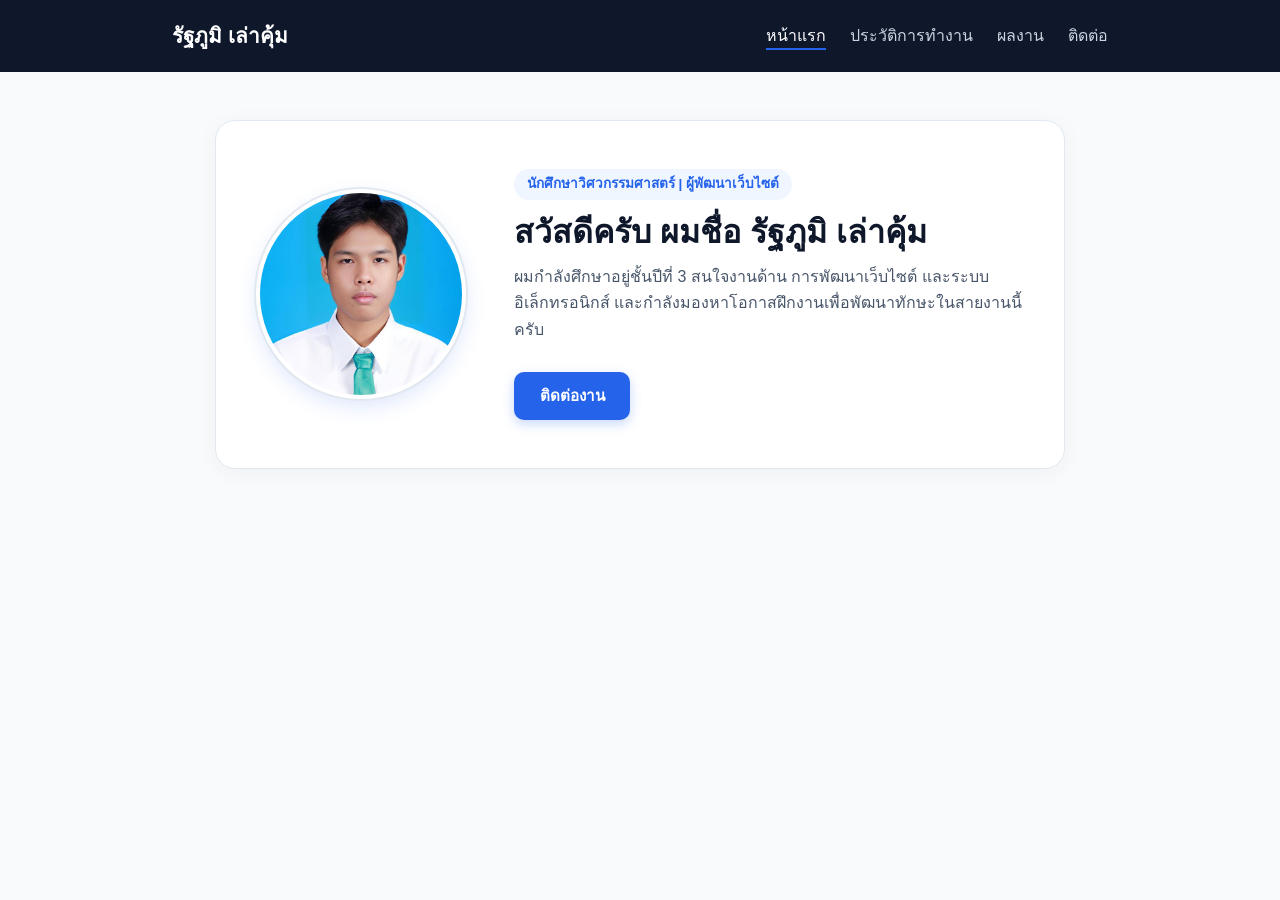
<file: index.html>
<!DOCTYPE html>
<html lang="th">
<head>
    <meta charset="UTF-8">
    <meta name="viewport" content="width=device-width, initial-scale=1.0">
    <!-- จุดที่ 1: ชื่อบนแถบ Title เบราว์เซอร์ -->
    <title>หน้าแรก - รัฐภูมิ เล่าคุ้ม</title>
    <link rel="stylesheet" href="style.css">
</head>
<body>
    <header class="site-header">
        <div class="header-container">
            <!-- จุดที่ 2: ชื่อบนโลโก้/Navbar มุมซ้ายบน (ตรงคำว่า "ชื่อ-นามสกุลของคุณ") -->
            <span class="site-title">รัฐภูมิ เล่าคุ้ม</span>
            <nav class="site-nav">
                <ul>
                    <li><a href="index.html" class="active">หน้าแรก</a></li>
                    <li><a href="experience.html">ประวัติการทำงาน</a></li>
                    <li><a href="projects.html">ผลงาน</a></li>
                    <li><a href="contact.html">ติดต่อ</a></li>
                </ul>
            </nav>
        </div>
    </header>

    <main class="main-content">
        <section class="profile-card">
            <div class="profile-avatar-wrapper">
                <!-- จุดเสริม: alt text ของรูปภาพ -->
                <img src="images/profile.jpg" alt="รัฐภูมิ เล่าคุ้ม" class="profile-avatar">
            </div>

            <div class="profile-info">
                <span class="profile-tagline">นักศึกษาวิศวกรรมศาสตร์ | ผู้พัฒนาเว็บไซต์</span>
                
                <!-- จุดที่ 3: ชื่อหัวข้อใหญ่กลางหน้าเว็บ (ตรงคำว่า "[ใส่ชื่อของคุณ]") -->
                <h1 class="profile-name">สวัสดีครับ ผมชื่อ รัฐภูมิ เล่าคุ้ม</h1>
                
                <p class="profile-bio">
                    ผมกำลังศึกษาอยู่ชั้นปีที่ 3 สนใจงานด้าน การพัฒนาเว็บไซต์ และระบบอิเล็กทรอนิกส์ และกำลังมองหาโอกาสฝึกงานเพื่อพัฒนาทักษะในสายงานนี้ครับ
                </p>

                <div class="action-buttons">
                    <a href="contact.html" class="btn btn-primary">ติดต่องาน</a>
                </div>
            </div>
        </section>
    </main>

    <script src="script.js"></script>
</body>
</html>
</file>
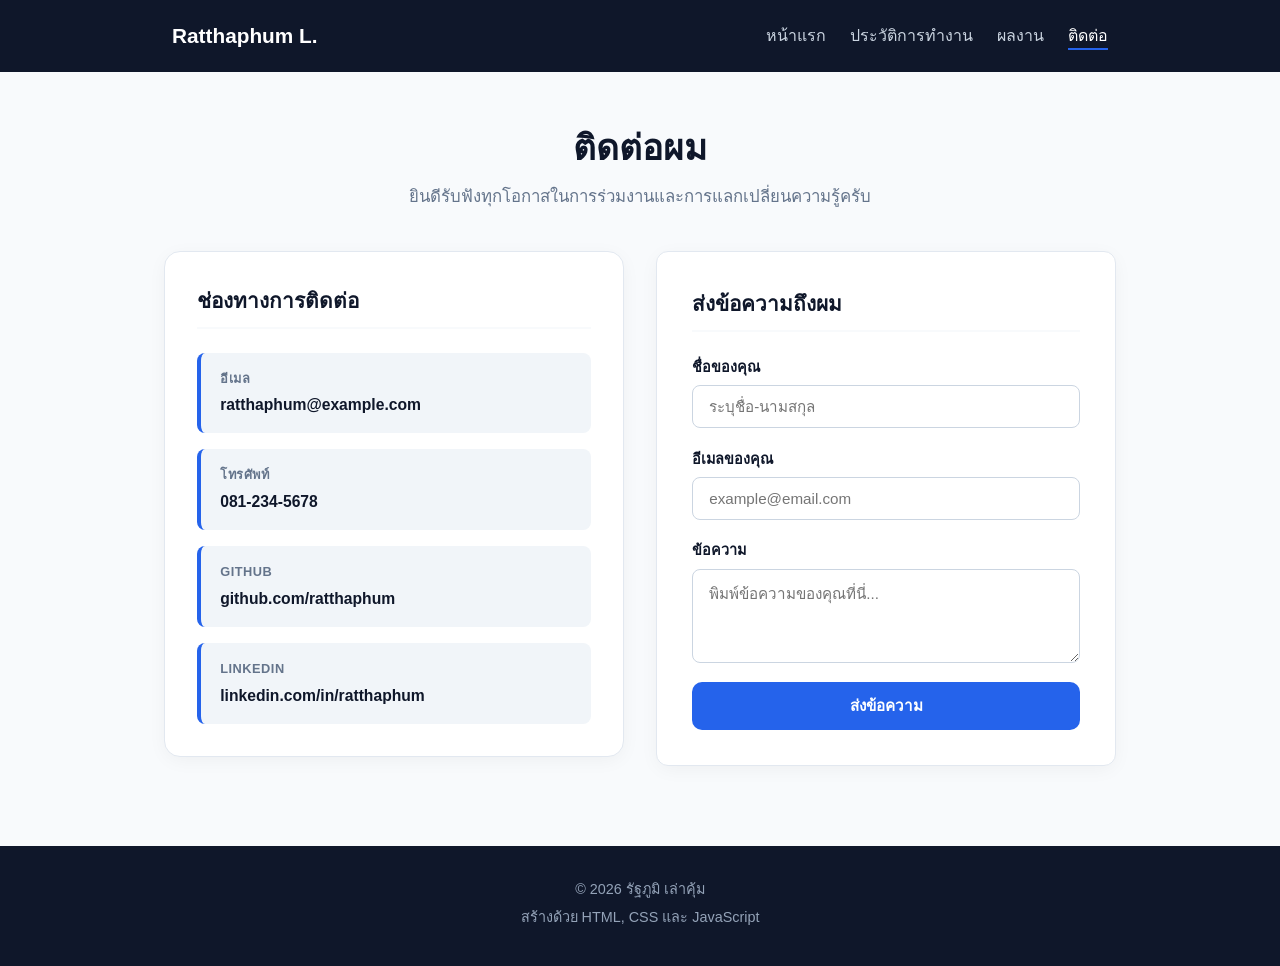
<file: contact.html>
<!DOCTYPE html>
<html lang="th">
<head>
    <meta charset="UTF-8">
    <meta name="viewport" content="width=device-width, initial-scale=1.0">
    <title>ติดต่อ - รัฐภูมิ เล่าคุ้ม</title>
    <!-- **บรรทัดนี้สำคัญมาก ห้ามขาดครับ** -->
    <link rel="stylesheet" href="style.css">
</head>
<body>
    <header class="site-header">
        <div class="header-container">
            <span class="site-title">Ratthaphum L.</span>
            <nav class="site-nav">
                <ul>
                    <li><a href="index.html">หน้าแรก</a></li>
                    <li><a href="experience.html">ประวัติการทำงาน</a></li>
                    <li><a href="projects.html">ผลงาน</a></li>
                    <li><a href="contact.html" class="active">ติดต่อ</a></li>
                </ul>
            </nav>
        </div>
    </header>

    <main>
        <section class="contact-header text-center">
            <h1>ติดต่อผม</h1>
            <p class="subtitle">ยินดีรับฟังทุกโอกาสในการร่วมงานและการแลกเปลี่ยนความรู้ครับ</p>
        </section>

        <!-- โครงสร้างการ์ดติดต่อ 2 คอลัมน์ -->
        <div class="contact-grid">
            
            <!-- ฝั่งซ้าย: ช่องทางติดต่อ -->
            <div class="contact-card info-card">
                <h2>ช่องทางการติดต่อ</h2>
                <div class="contact-list">
                    <div class="contact-item">
                        <span class="contact-label">อีเมล</span>
                        <a href="mailto:ratthaphum@example.com" class="contact-value">ratthaphum@example.com</a>
                    </div>
                    <div class="contact-item">
                        <span class="contact-label">โทรศัพท์</span>
                        <a href="tel:0812345678" class="contact-value">081-234-5678</a>
                    </div>
                    <div class="contact-item">
                        <span class="contact-label">GitHub</span>
                        <a href="https://github.com/ratthaphum" target="_blank" class="contact-value">github.com/ratthaphum</a>
                    </div>
                    <div class="contact-item">
                        <span class="contact-label">LinkedIn</span>
                        <a href="https://linkedin.com/in/ratthaphum" target="_blank" class="contact-value">linkedin.com/in/ratthaphum</a>
                    </div>
                </div>
            </div>

            <!-- ฝั่งขวา: ฟอร์มส่งข้อความ -->
            <div class="contact-card form-card">
                <h2>ส่งข้อความถึงผม</h2>
                <form action="#" method="POST" class="contact-form">
                    <div class="form-group">
                        <label for="name">ชื่อของคุณ</label>
                        <input type="text" id="name" name="name" placeholder="ระบุชื่อ-นามสกุล" required>
                    </div>
                    
                    <div class="form-group">
                        <label for="email">อีเมลของคุณ</label>
                        <input type="email" id="email" name="email" placeholder="example@email.com" required>
                    </div>
                    
                    <div class="form-group">
                        <label for="message">ข้อความ</label>
                        <textarea id="message" name="message" rows="4" placeholder="พิมพ์ข้อความของคุณที่นี่..." required></textarea>
                    </div>
                    
                    <button type="submit" class="btn btn-full">ส่งข้อความ</button>
                </form>
            </div>

        </div>
    </main>

    <footer class="site-footer">
        <p>&copy; 2026 รัฐภูมิ เล่าคุ้ม</p>
        <p>สร้างด้วย HTML, CSS และ JavaScript</p>
    </footer>

    <script src="script.js"></script>
</body>
</html>
</file>
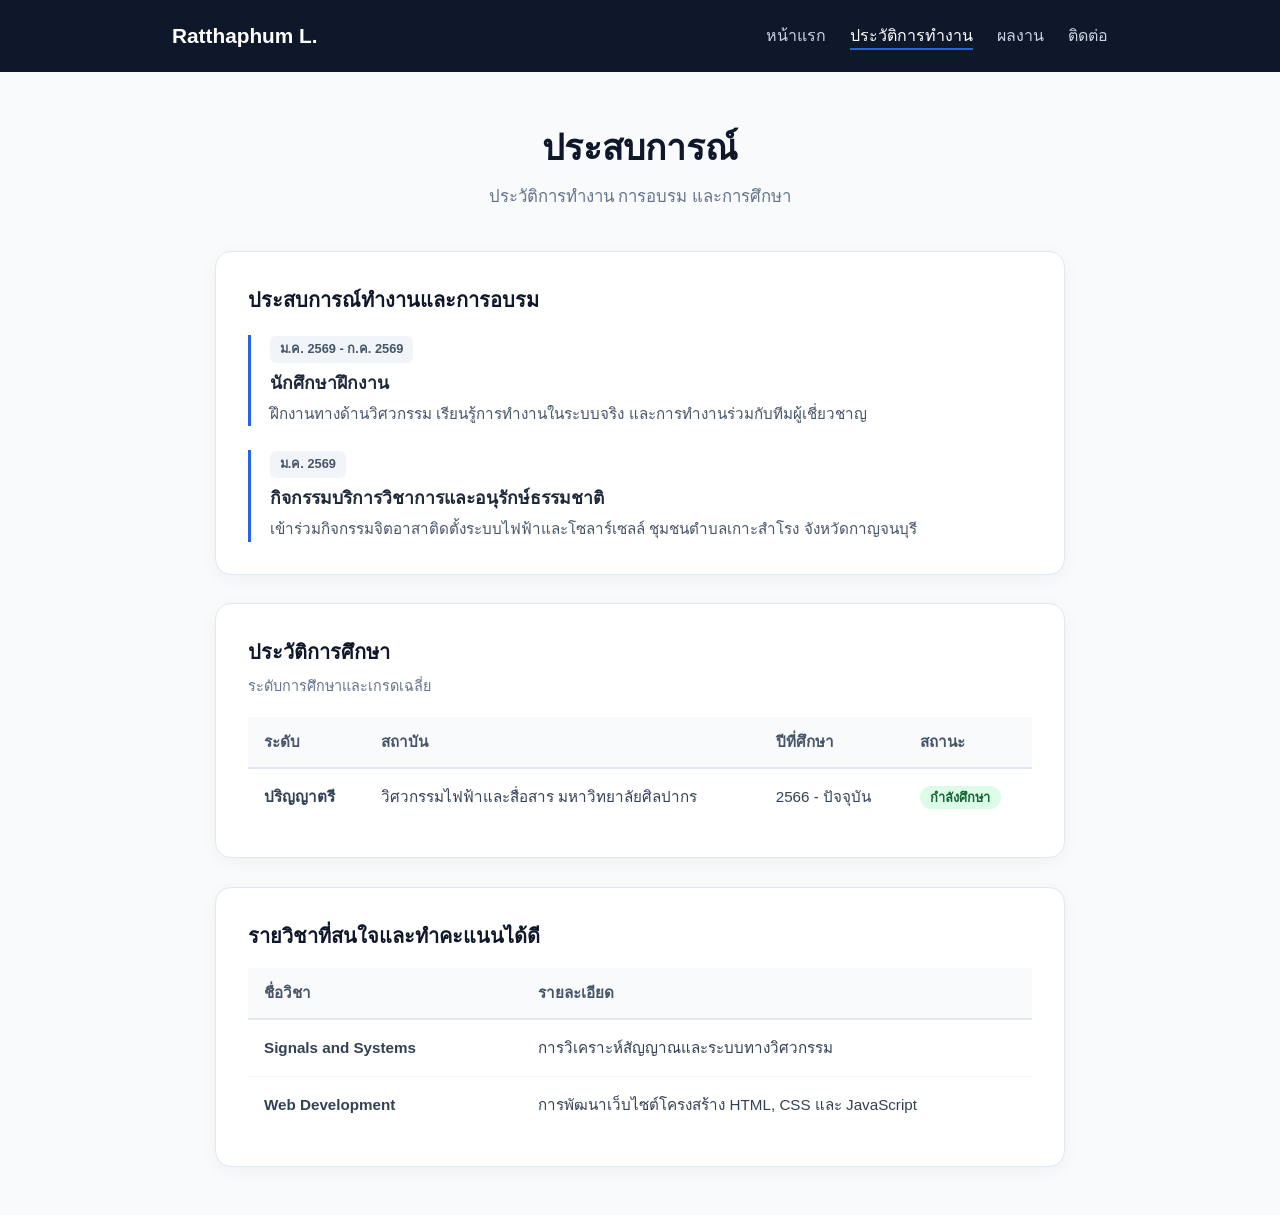
<file: experience.html>
<!DOCTYPE html>
<html lang="th">
<head>
    <meta charset="UTF-8">
    <meta name="viewport" content="width=device-width, initial-scale=1.0">
    <title>ประสบการณ์ - Ratthaphum L.</title>
    <link rel="stylesheet" href="style.css">
</head>
<body>
    <header class="site-header">
        <div class="header-container">
            <span class="site-title">Ratthaphum L.</span>
            <nav class="site-nav">
                <ul>
                    <li><a href="index.html">หน้าแรก</a></li>
                    <li><a href="experience.html" class="active">ประวัติการทำงาน</a></li>
                    <li><a href="projects.html">ผลงาน</a></li>
                    <li><a href="contact.html">ติดต่อ</a></li>
                </ul>
            </nav>
        </div>
    </header>

    <main class="main-content">
        <section class="page-header text-center">
            <h1>ประสบการณ์</h1>
            <p class="subtitle">ประวัติการทำงาน การอบรม และการศึกษา</p>
        </section>

        <div class="experience-wrapper">
            
            <!-- การ์ดที่ 1: ประสบการณ์ทำงานและการอบรม -->
            <section class="info-card">
                <h2 class="card-title">ประสบการณ์ทำงานและการอบรม</h2>
                
                <div class="timeline">
                    <div class="timeline-item">
                        <span class="badge-date">ม.ค. 2569 - ก.ค. 2569</span>
                        <h3 class="item-title">นักศึกษาฝึกงาน</h3>
                        <p class="item-desc">ฝึกงานทางด้านวิศวกรรม เรียนรู้การทำงานในระบบจริง และการทำงานร่วมกับทีมผู้เชี่ยวชาญ</p>
                    </div>

                    <div class="timeline-item">
                        <span class="badge-date">ม.ค. 2569</span>
                        <h3 class="item-title">กิจกรรมบริการวิชาการและอนุรักษ์ธรรมชาติ</h3>
                        <p class="item-desc">เข้าร่วมกิจกรรมจิตอาสาติดตั้งระบบไฟฟ้าและโซลาร์เซลล์ ชุมชนตำบลเกาะสำโรง จังหวัดกาญจนบุรี</p>
                    </div>
                </div>
            </section>

            <!-- การ์ดที่ 2: ประวัติการศึกษา -->
            <section class="info-card">
                <h2 class="card-title">ประวัติการศึกษา</h2>
                <p class="card-subtitle">ระดับการศึกษาและเกรดเฉลี่ย</p>

                <div class="table-responsive">
                    <table class="custom-table">
                        <thead>
                            <tr>
                                <th>ระดับ</th>
                                <th>สถาบัน</th>
                                <th>ปีที่ศึกษา</th>
                                <th>สถานะ</th>
                            </tr>
                        </thead>
                        <tbody>
                            <tr>
                                <td><strong>ปริญญาตรี</strong></td>
                                <td>วิศวกรรมไฟฟ้าและสื่อสาร มหาวิทยาลัยศิลปากร</td>
                                <td>2566 - ปัจจุบัน</td>
                                <td><span class="status-badge">กำลังศึกษา</span></td>
                            </tr>
                        </tbody>
                    </table>
                </div>
            </section>

            <!-- การ์ดที่ 3: รายวิชาที่สนใจ -->
            <section class="info-card">
                <h2 class="card-title">รายวิชาที่สนใจและทำคะแนนได้ดี</h2>

                <div class="table-responsive">
                    <table class="custom-table">
                        <thead>
                            <tr>
                                <th style="width: 35%;">ชื่อวิชา</th>
                                <th>รายละเอียด</th>
                            </tr>
                        </thead>
                        <tbody>
                            <tr>
                                <td><strong>Signals and Systems</strong></td>
                                <td>การวิเคราะห์สัญญาณและระบบทางวิศวกรรม</td>
                            </tr>
                            <tr>
                                <td><strong>Web Development</strong></td>
                                <td>การพัฒนาเว็บไซต์โครงสร้าง HTML, CSS และ JavaScript</td>
                            </tr>
                        </tbody>
                    </table>
                </div>
            </section>

        </div>
    </main>

    <script src="script.js"></script>
</body>
</html>
</file>
<file: style.css>
/* ==========================================================================
   Global Variables & Reset
   ========================================================================== */
:root {
    --primary-color: #0f172a;
    --accent-color: #2563eb;
    --accent-hover: #1d4ed8;
    --bg-color: #f8fafc;
    --card-bg: #ffffff;
    --text-main: #1e293b;
    --text-muted: #64748b;
    --border-color: #e2e8f0;
    --radius: 12px;
    --shadow: 0 4px 20px -2px rgba(0, 0, 0, 0.05);
    --transition: all 0.25s ease;
}

* {
    margin: 0;
    padding: 0;
    box-sizing: border-box;
}

body {
    font-family: 'Sarabun', -apple-system, BlinkMacSystemFont, "Segoe UI", Roboto, sans-serif;
    background-color: var(--bg-color);
    color: var(--text-main);
    line-height: 1.6;
}

/* ==========================================================================
   Header & Navigation
   ========================================================================== */
.site-header {
    background-color: var(--primary-color);
    color: #ffffff;
    position: sticky;
    top: 0;
    z-index: 100;
}

.header-container {
    max-width: 1000px;
    margin: 0 auto;
    padding: 1.2rem 2rem;
    display: flex;
    justify-content: space-between;
    align-items: center;
}

.site-title {
    font-size: 1.3rem;
    font-weight: 700;
    color: #ffffff;
}

.site-nav ul {
    display: flex;
    list-style: none;
    gap: 1.5rem;
}

.site-nav a {
    color: #cbd5e1;
    text-decoration: none;
    font-weight: 500;
    transition: var(--transition);
}

.site-nav a:hover,
.site-nav a.active {
    color: #ffffff;
    border-bottom: 2px solid var(--accent-color);
    padding-bottom: 4px;
}

/* ==========================================================================
   Main Layout & Components
   ========================================================================== */
main {
    max-width: 1000px;
    margin: 3rem auto;
    padding: 0 1.5rem;
}

.text-center {
    text-align: center;
}

h1 {
    font-size: 2.2rem;
    color: var(--primary-color);
    margin-bottom: 0.5rem;
}

.subtitle {
    color: var(--text-muted);
    font-size: 1.05rem;
    margin-bottom: 2.5rem;
}

/* Contact Grid Layout (2 Columns) */
.contact-grid {
    display: grid;
    grid-template-columns: 1fr 1fr;
    gap: 2rem;
    align-items: start;
}

.contact-card {
    background: var(--card-bg);
    padding: 2.2rem;
    border-radius: var(--radius);
    box-shadow: var(--shadow);
    border: 1px solid var(--border-color);
}

.contact-card h2 {
    font-size: 1.3rem;
    margin-bottom: 1.5rem;
    padding-bottom: 0.6rem;
    border-bottom: 2px solid var(--bg-color);
    color: var(--primary-color);
}

/* Contact Info Items */
.contact-list {
    display: flex;
    flex-direction: column;
    gap: 1rem;
}

.contact-item {
    display: flex;
    flex-direction: column;
    background-color: #f1f5f9;
    padding: 1rem 1.2rem;
    border-radius: 8px;
    border-left: 4px solid var(--accent-color);
}

.contact-label {
    font-size: 0.8rem;
    font-weight: 700;
    color: var(--text-muted);
    text-transform: uppercase;
    letter-spacing: 0.5px;
}

.contact-value {
    color: var(--primary-color);
    font-weight: 600;
    text-decoration: none;
    font-size: 0.98rem;
    margin-top: 0.2rem;
    transition: var(--transition);
}

.contact-value:hover {
    color: var(--accent-color);
}

/* Form Controls */
.contact-form {
    display: flex;
    flex-direction: column;
    gap: 1.2rem;
}

.form-group {
    display: flex;
    flex-direction: column;
    gap: 0.4rem;
}

.form-group label {
    font-weight: 600;
    font-size: 0.9rem;
    color: var(--primary-color);
}

.form-group input,
.form-group textarea {
    width: 100%;
    padding: 0.75rem 1rem;
    border: 1px solid #cbd5e1;
    border-radius: 8px;
    font-family: inherit;
    font-size: 0.95rem;
    transition: var(--transition);
    outline: none;
    background-color: #ffffff;
}

.form-group input:focus,
.form-group textarea:focus {
    border-color: var(--accent-color);
    box-shadow: 0 0 0 3px rgba(37, 99, 235, 0.15);
}

/* Buttons */
.btn {
    background-color: var(--accent-color);
    color: #ffffff;
    padding: 0.85rem 1.5rem;
    border-radius: 8px;
    font-weight: 600;
    border: none;
    cursor: pointer;
    transition: var(--transition);
    font-size: 1rem;
}

.btn:hover {
    background-color: var(--accent-hover);
}

.btn-full {
    width: 100%;
}

/* Footer */
.site-footer {
    text-align: center;
    padding: 2rem 1rem;
    background-color: var(--primary-color);
    color: #94a3b8;
    margin-top: 5rem;
    font-size: 0.9rem;
}

.site-footer p {
    margin-bottom: 0.3rem;
}

/* Responsive Support */
@media (max-width: 768px) {
    .header-container {
        flex-direction: column;
        gap: 1rem;
    }

    .contact-grid {
        grid-template-columns: 1fr;
    }
}
/* ==========================================================================
   Projects Page Styling (Clean Card Layout)
   ========================================================================== */
.page-header {
    margin-bottom: 2rem;
}

.projects-container {
    max-width: 800px;
    margin: 0 auto;
}

.section-title {
    font-size: 1.3rem;
    font-weight: 700;
    color: var(--primary-color);
    margin-bottom: 1.2rem;
}

/* การ์ดผลงานทรงโค้นมน มีเงา นวลตา */
.project-card {
    background: #ffffff;
    border-radius: 16px;
    padding: 1.8rem;
    box-shadow: 0 4px 20px -2px rgba(0, 0, 0, 0.05);
    border: 1px solid #e2e8f0;
    transition: transform 0.25s ease, box-shadow 0.25s ease;
}

.project-card:hover {
    transform: translateY(-3px);
    box-shadow: 0 10px 25px -3px rgba(0, 0, 0, 0.08);
}

/* จัดสัดส่วนรูปภาพ */
.project-image-wrapper {
    width: 100%;
    max-height: 420px;
    overflow: hidden;
    border-radius: 12px;
    margin-bottom: 1.5rem;
}

.project-image-wrapper img {
    width: 100%;
    height: 100%;
    object-fit: cover;
    display: block;
}

/* เนื้อหาใต้รูป */
.project-content h3 {
    font-size: 1.25rem;
    font-weight: 700;
    color: #0f172a;
    margin-bottom: 0.6rem;
}

.project-content p {
    color: #475569;
    font-size: 0.98rem;
    line-height: 1.6;
    margin-bottom: 0;
}
/* ==========================================================================
   Projects Page Modern Card Design
   ========================================================================== */
.projects-wrapper {
    max-width: 850px;
    margin: 0 auto;
}

.section-title {
    font-size: 1.25rem;
    font-weight: 700;
    color: var(--primary-color);
    margin-bottom: 1.2rem;
}

/* การ์ดผลงานสไตล์เดียวกับหน้าติดต่อ */
.project-card {
    background: #ffffff;
    border-radius: 16px;
    padding: 1.8rem;
    box-shadow: 0 4px 20px -2px rgba(0, 0, 0, 0.05);
    border: 1px solid #e2e8f0;
    display: flex;
    flex-direction: column;
    gap: 1.2rem;
    transition: transform 0.25s ease, box-shadow 0.25s ease;
}

.project-card:hover {
    transform: translateY(-3px);
    box-shadow: 0 10px 25px -3px rgba(0, 0, 0, 0.08);
}

/* จัดส่วนแสดงรูปภาพให้คมชัดและขอบโค้งมน */
.project-image-box {
    width: 100%;
    height: 320px;
    border-radius: 12px;
    overflow: hidden;
    background-color: #f1f5f9;
}

.project-image-box img {
    width: 100%;
    height: 100%;
    object-fit: cover;
    display: block;
}

/* แท็กหมวดหมู่ผลงาน */
.project-tags {
    display: flex;
    gap: 0.5rem;
    margin-bottom: 0.6rem;
}

.tag {
    background-color: #eff6ff;
    color: #2563eb;
    font-size: 0.78rem;
    font-weight: 600;
    padding: 0.3rem 0.75rem;
    border-radius: 20px;
}

.project-title {
    font-size: 1.3rem;
    font-weight: 700;
    color: #0f172a;
    margin-bottom: 0.6rem;
}

.project-desc {
    color: #475569;
    font-size: 0.98rem;
    line-height: 1.6;
}
/* ==========================================================================
   Projects Grid Layout
   ========================================================================== */
.projects-wrapper {
    max-width: 1000px;
    margin: 0 auto;
}

/* จัดเลย์เอาต์การ์ดเป็น 2 คอลัมน์ */
.projects-grid {
    display: grid;
    grid-template-columns: repeat(2, 1fr);
    gap: 1.8rem;
}

.project-card {
    background: #ffffff;
    border-radius: 16px;
    padding: 1.5rem;
    box-shadow: 0 4px 20px -2px rgba(0, 0, 0, 0.05);
    border: 1px solid #e2e8f0;
    display: flex;
    flex-direction: column;
    justify-content: space-between;
    transition: transform 0.25s ease, box-shadow 0.25s ease;
}

.project-card:hover {
    transform: translateY(-4px);
    box-shadow: 0 12px 25px -3px rgba(0, 0, 0, 0.08);
}

.project-image-box {
    width: 100%;
    height: 200px; /* ปรับความสูงรูปให้พอดีกับแบบ 2 คอลัมน์ */
    border-radius: 12px;
    overflow: hidden;
    background-color: #f1f5f9;
    margin-bottom: 1rem;
}

.project-image-box img {
    width: 100%;
    height: 100%;
    object-fit: cover;
    display: block;
}

.project-tags {
    display: flex;
    flex-wrap: wrap;
    gap: 0.4rem;
    margin-bottom: 0.6rem;
}

.tag {
    background-color: #eff6ff;
    color: #2563eb;
    font-size: 0.75rem;
    font-weight: 600;
    padding: 0.25rem 0.65rem;
    border-radius: 20px;
}

.project-title {
    font-size: 1.15rem;
    font-weight: 700;
    color: #0f172a;
    margin-bottom: 0.5rem;
    line-height: 1.4;
}

.project-desc {
    color: #64748b;
    font-size: 0.9rem;
    line-height: 1.55;
}

/* ปรับให้แสดงผลคอลัมน์เดียวบนมือถือ */
@media (max-width: 768px) {
    .projects-grid {
        grid-template-columns: 1fr;
    }
}
/* ==========================================================================
   Experience Page Styling (Card & Modern Layout)
   ========================================================================== */
.experience-wrapper {
    max-width: 850px;
    margin: 0 auto;
    display: flex;
    flex-direction: column;
    gap: 1.8rem;
}

/* กรอบการ์ดสีขาวทรงโค้งมน */
.info-card {
    background: #ffffff;
    border-radius: 16px;
    padding: 2rem;
    box-shadow: 0 4px 20px -2px rgba(0, 0, 0, 0.05);
    border: 1px solid #e2e8f0;
}

.card-title {
    font-size: 1.25rem;
    font-weight: 700;
    color: #0f172a;
    margin-bottom: 0.4rem;
}

.card-subtitle {
    color: #64748b;
    font-size: 0.9rem;
    margin-bottom: 1.2rem;
}

/* Timeline Layout สำหรับประสบการณ์ */
.timeline {
    display: flex;
    flex-direction: column;
    gap: 1.5rem;
    margin-top: 1.2rem;
}

.timeline-item {
    position: relative;
    padding-left: 1.2rem;
    border-left: 3px solid #2563eb;
}

.badge-date {
    display: inline-block;
    background-color: #f1f5f9;
    color: #475569;
    font-size: 0.8rem;
    font-weight: 600;
    padding: 0.2rem 0.6rem;
    border-radius: 6px;
    margin-bottom: 0.4rem;
}

.item-title {
    font-size: 1.1rem;
    font-weight: 700;
    color: #1e293b;
    margin-bottom: 0.3rem;
}

.item-desc {
    color: #475569;
    font-size: 0.95rem;
    line-height: 1.6;
    margin: 0;
}

/* ตารางข้อมูลการศึกษาและวิชาที่เรียน */
.table-responsive {
    overflow-x: auto;
    margin-top: 1rem;
}

.custom-table {
    width: 100%;
    border-collapse: collapse;
    text-align: left;
    font-size: 0.95rem;
}

.custom-table th {
    background-color: #f8fafc;
    color: #475569;
    font-weight: 600;
    padding: 0.8rem 1rem;
    border-bottom: 2px solid #e2e8f0;
}

.custom-table td {
    padding: 1rem;
    border-bottom: 1px solid #f1f5f9;
    color: #334155;
    vertical-align: middle;
}

.custom-table tbody tr:last-child td {
    border-bottom: none;
}

.status-badge {
    background-color: #dcfce7;
    color: #166534;
    font-size: 0.8rem;
    font-weight: 600;
    padding: 0.25rem 0.65rem;
    border-radius: 20px;
}
/* ==========================================================================
   Home / Hero Profile Card Styling
   ========================================================================== */
.profile-card {
    max-width: 850px;
    margin: 2rem auto;
    background: #ffffff;
    border-radius: 20px;
    padding: 3rem 2.5rem;
    box-shadow: 0 4px 25px -2px rgba(0, 0, 0, 0.05);
    border: 1px solid #e2e8f0;
    display: flex;
    align-items: center;
    gap: 3rem;
    text-align: left;
}

/* กรอบรูปโปรไฟล์ */
.profile-avatar-wrapper {
    flex-shrink: 0;
    width: 210px;
    height: 210px;
    border-radius: 50%;
    overflow: hidden;
    box-shadow: 0 8px 20px rgba(37, 99, 235, 0.15);
    border: 4px solid #ffffff;
    outline: 2px solid #e2e8f0;
}

.profile-avatar {
    width: 100%;
    height: 100%;
    object-fit: cover;
}

/* ข้อมูลผู้ใช้งาน */
.profile-info {
    flex: 1;
}

.profile-tagline {
    display: inline-block;
    background-color: #eff6ff;
    color: #2563eb;
    font-size: 0.85rem;
    font-weight: 600;
    padding: 0.3rem 0.8rem;
    border-radius: 20px;
    margin-bottom: 0.8rem;
}

.profile-name {
    font-size: 2rem;
    font-weight: 800;
    color: #0f172a;
    margin-bottom: 0.8rem;
    line-height: 1.2;
}

.profile-bio {
    color: #475569;
    font-size: 1rem;
    line-height: 1.65;
    margin-bottom: 1.8rem;
}

/* ปุ่ม Action */
.action-buttons {
    display: flex;
    gap: 1rem;
}

.btn {
    display: inline-block;
    padding: 0.75rem 1.6rem;
    font-size: 0.95rem;
    font-weight: 600;
    border-radius: 10px;
    text-decoration: none;
    transition: all 0.2s ease;
}

.btn-primary {
    background-color: #2563eb;
    color: #ffffff;
    box-shadow: 0 4px 12px rgba(37, 99, 235, 0.25);
}

.btn-primary:hover {
    background-color: #1d4ed8;
    transform: translateY(-2px);
}

.btn-secondary {
    background-color: #f1f5f9;
    color: #334155;
    border: 1px solid #cbd5e1;
}

.btn-secondary:hover {
    background-color: #e2e8f0;
    transform: translateY(-2px);
}

/* Responsive สำหรับหน้าจอมือถือ */
@media (max-width: 768px) {
    .profile-card {
        flex-direction: column;
        text-align: center;
        padding: 2rem 1.5rem;
        gap: 1.8rem;
    }

    .profile-avatar-wrapper {
        width: 160px;
        height: 160px;
    }

    .action-buttons {
        justify-content: center;
    }
}
</file>
